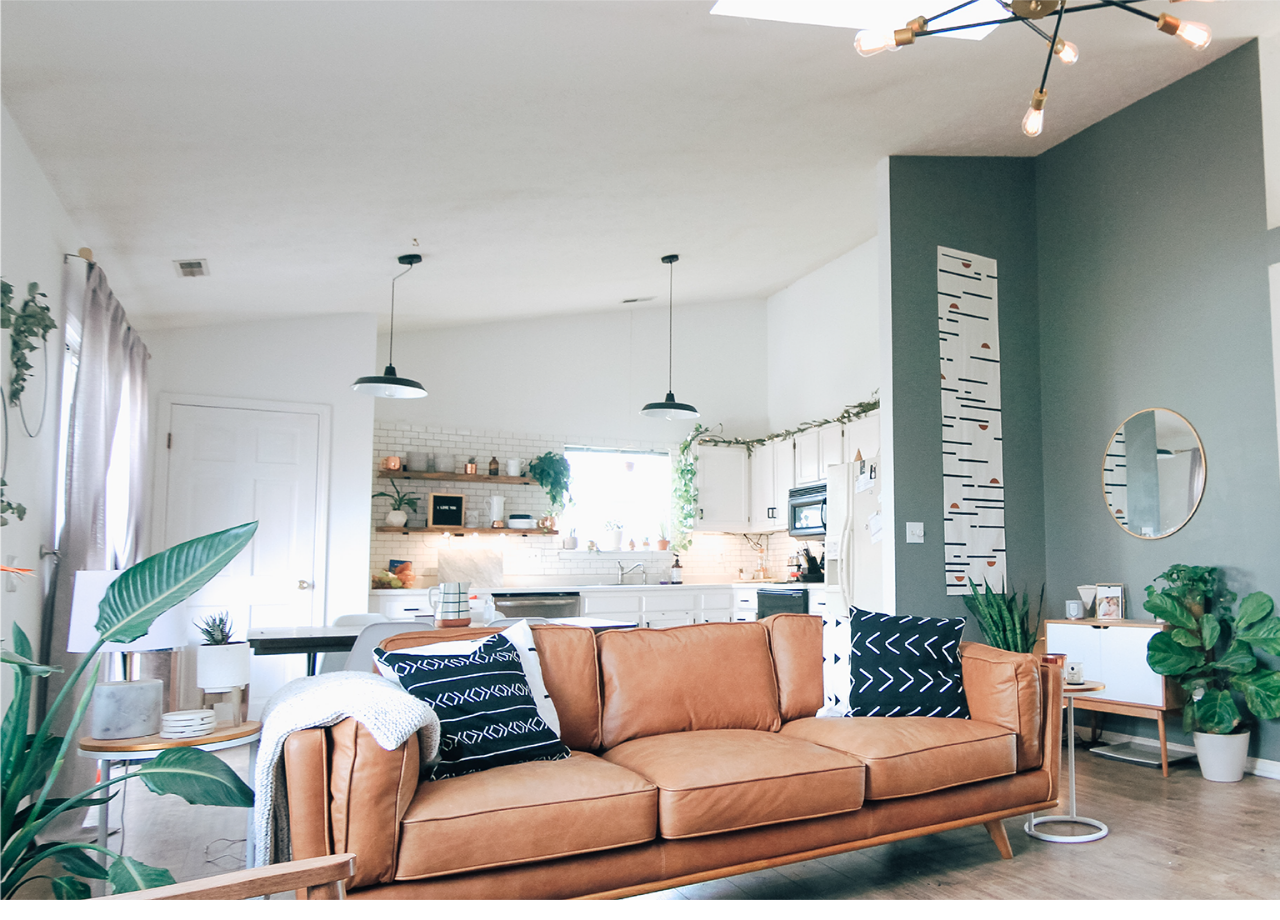
<file: add-device.html>
<!DOCTYPE html>
<html>
<head>
<meta charset="utf-8">
<meta name="viewport"
	content="width=device-width, initial-scale=1, shrink-to-fit=no">
<link rel="stylesheet" href="./css/sacweb.css">
<link rel="stylesheet" href="./css/bootstrap.css">

<title>SAC2.0 Web - Smart control panel for your preferences</title>
<style>
body {
	min-width: 1920px;
	min-height: 920px;
	background-image: url("./images/bg/bg-add-dev.png");
	background-repeat: no-repeat;
	background-position: 0 100%;
	background-size: cover;
}
</style>
</head>
<body>

</body>

<script src="./js/jquery.min.js"></script>
<script src="./js/bootstrap.bundle.js"></script>

</html>
</file>
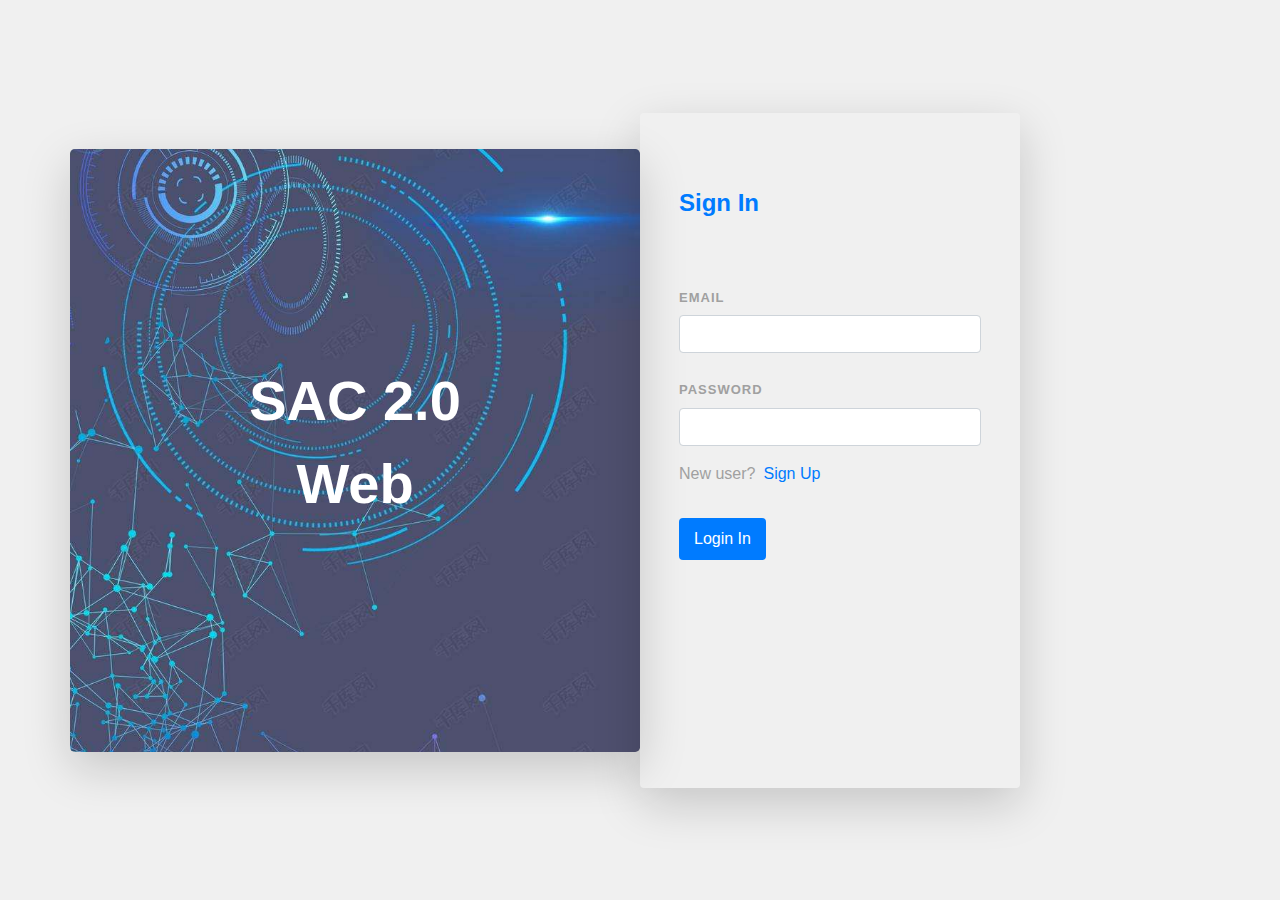
<file: login.html>
<!DOCTYPE html>
<html>
<head>
<meta charset="utf-8">
<meta name="viewport"
	content="width=device-width, initial-scale=1, shrink-to-fit=no">
<link rel="stylesheet" href="./css/bootstrap.css">
<link rel="stylesheet" href="./css/sacweb.css">
<title>Welcome to your IOT Zone</title>
<style>
body {
	background-color: rgb(240, 240, 240);
}

.jumbotron {
	background-image: url("./images/bg/bg-signin.jpg");
	/* Full height */
	height: 67%;
	/* Center and scale the image nicely */
	background-position: center;
	background-repeat: no-repeat;
	background-size: cover;
	display: flex;
	justify-content: center;
	align-items: center;
}

#login-form {
	height: 75%;
}

#signin {
	color: #007bff;
	font-size: x-large;
	font-weight: bold;
	margin-bottom: 4rem;
}

.signInPrompt {
	color: rgb(160, 160, 160);
	font-size: small;
	font-weight: bold;
	letter-spacing: 1px;
}
</style>
</head>
<body>


	<div class="container h-100">
		<div class="row h-100">
			<div class="jumbotron shadow-lg text-center  col-6 my-auto">
				<div class="my-auto">
					<p class="display-4 mx-auto text-white font-weight-bold">SAC
						2.0</p>
					<p class="display-4 mx-auto text-white font-weight-bold">Web</p>
				</div>
			</div>


			<div class="col-4 rounded shadow-lg my-auto" id="login-form">
				<form action="./index.html" class="py-5 px-4">
					<p class="mt-4" id="signin">Sign In</p>
					<div class="form-group mt-5 mb-4">
						<label class="signInPrompt" for="inputEmail">EMAIL</label> <input
							type="email" class="form-control" id="inputEmail"
							aria-describedby="emailHelp">

					</div>
					<div class="form-group">
						<label class="signInPrompt" for="inputPassword">PASSWORD</label> <input
							type="password" class="form-control" id="inputPassword"
							aria-describedby="emailHelp">

					</div>
					<div class="form-group d-flex">
						<p class="mr-2" style="color: rgb(160, 160, 160);">New user?</p>
						<a href="">Sign Up</a>
					</div>

					<button type="submit" class="btn btn-primary mb-2">Login
						In</button>
				</form>
			</div>

		</div>

	</div>

</body>

<script src="./js/jquery.min.js"></script>
<script src="./js/bootstrap.bundle.js"></script>
</html>
</file>
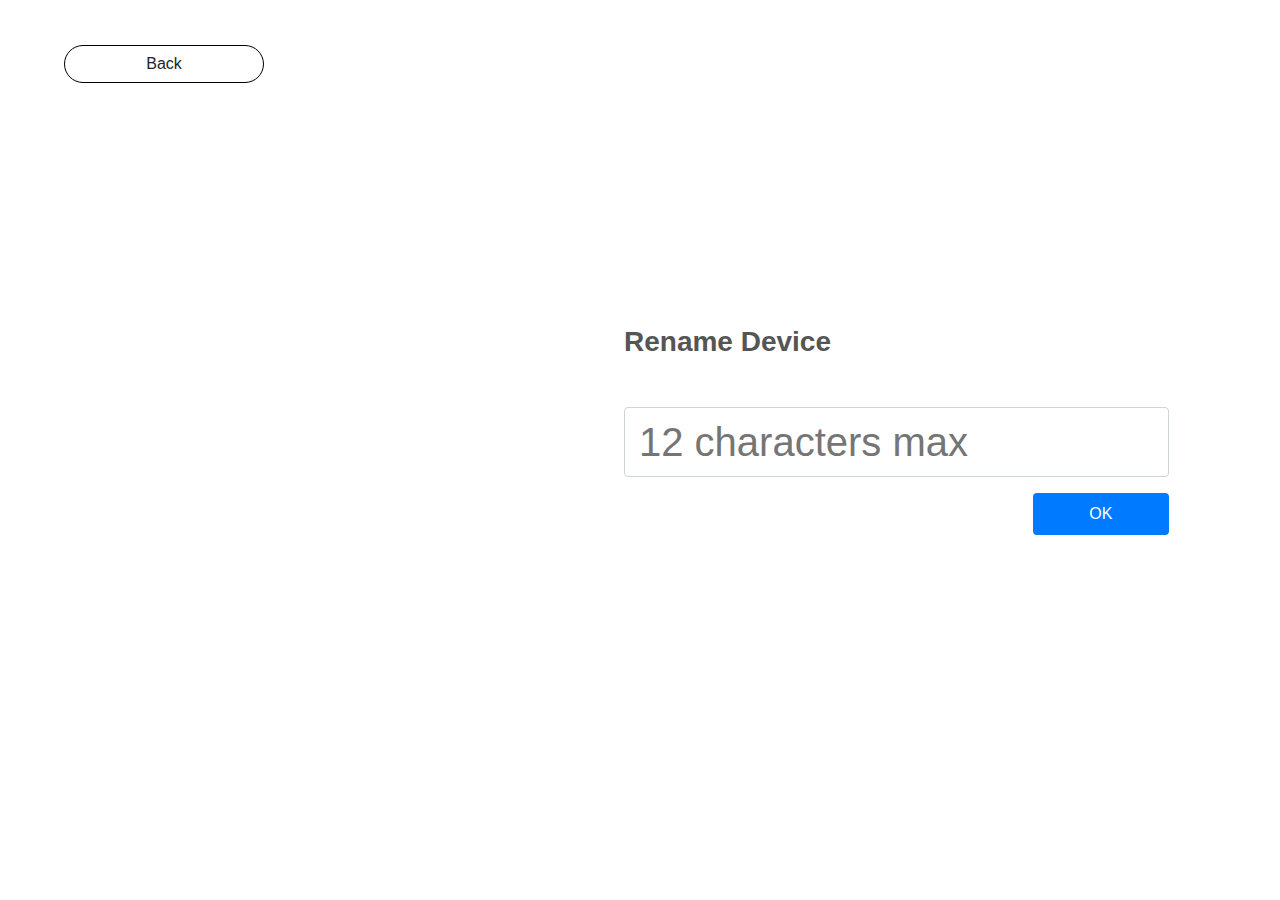
<file: rename.html>
<!DOCTYPE html>
<html>
<head>
<meta charset="utf-8">
<meta name="viewport"
	content="width=device-width, initial-scale=1, shrink-to-fit=no">
<link rel="stylesheet" href="./css/sacweb.css">
<link rel="stylesheet" href="./css/bootstrap.css">
<title>SAC2.0 Web - Smart control panel for your preferences</title>
<style>
body {
	min-width: 1793px;
}

.btn-back {
	border: 1px solid #000;
	border-radius: 20px;
	/* height:2em; */
	width: 200px;
	position: absolute;
	top: 5%;
	left: 5%;
}

.rename {
	color: #555;
	margin: auto;
	padding-bottom: 2.5rem;
	display: flex;
	flex-direction: column;
}

.form-control {
	height: 70px;
}

#submit-rename:hover {
	cursor: pointer;
}
</style>
</head>

<body class="d-flex">
	<button class="btn btn-back">Back</button>
	<form class="rename">
		<h3 class="font-weight-bold mb-5">Rename Device</h3>
		<div class="input-wrapper form-control d-flex justify-content-between">
			<input type="text" maxlength="12" style="font-size: 40px;"
				class="input-text" placeholder="12 characters max">
		</div>
		<input id="submit-rename" type="button"
			class="btn btn-primary mt-3 align-self-end w-25" value="OK">
	</form>
</body>


<script src="./js/jquery.min.js"></script>
<script src="./js/bootstrap.bundle.js"></script>
<script>
  $('.btn-back').click(function(){
    history.go(-1)
  })
  $('#submit-rename').click(function(){
    history.go(-1)
  })
</script>

<script>

</script>

</html>
</file>
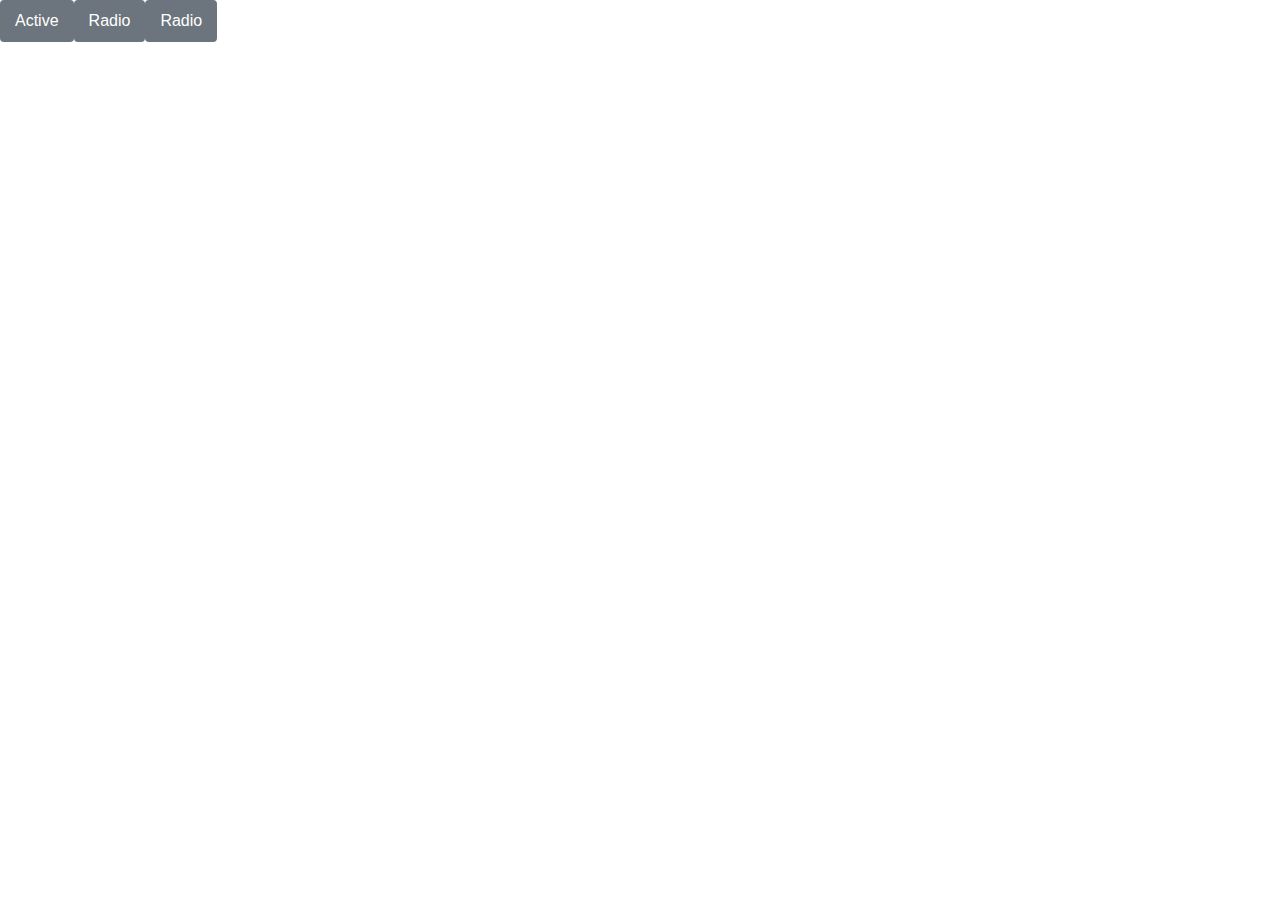
<file: test.html>
<!DOCTYPE html>
<html>
<head>
<meta charset="utf-8">
<meta name="viewport"
	content="width=device-width, initial-scale=1, shrink-to-fit=no">
<link rel="stylesheet" href="./css/bootstrap.css">
<link rel="stylesheet" href="./css/sacweb.css">
<title>chart.js test</title>
<script src="js/Chart.bundle.min.js"></script>
<script src="js/jquery.min.js"></script>
</head>


<body>
	<div class="btn-group btn-group-toggle" data-toggle="buttons">
		<label class="btn btn-secondary active"> <input type="radio"
			name="options" id="option1" checked> Active
		</label> <label class="btn btn-secondary"> <input type="radio"
			name="options" id="option2"> Radio
		</label> <label class="btn btn-secondary"> <input type="radio"
			name="options" id="option3"> Radio
		</label>
	</div>

</body>
</html>
</file>
<file: css/sacweb.css>
/*!
 * sacweb v1.0.0 
 * Copyright 2020- JearFSA Authors
 * Copyright 2020- Remotec Technology Ltd., Hong Kong
 */
html {
	height: 100%;
	width: 100%
}

body {
	height: 100%;
	width: 100%
}

.sidebar-icon {
	margin-bottom: 0.5rem;
}

.sidebar-icon:hover {
	cursor: pointer;
}

.sidebar-name {
	margin-bottom: 34px;
	margin-right: 20px;
}

button:hover {
	cursor: pointer;
}

.indicator {
	display: inline-block;
	width: 15px;
	height: 15px;
	margin-right: 10px;
	border-radius: 50%;
	background-color: #c5c6c7;
}

.loc-ind-active, .z-ind-active, .sch-ind-active {
	background-color: #00e1ff;
}

.bg-lightgray {
	background-color: rgb(220, 220, 220);
}

.btn-loc {
	/* To indicate the locaitons and zones */
	font-weight: bold;
	border: 3px solid transparent;
}

.btn-z.active, .btn-loc.active {
	border: 3px solid #00e1ff;
}

.zone-card-header {
	background-position: 0 80%;
	background-repeat: no-repeat;
	background-size: cover;
}

.command {
	margin-left: 6%;
	margin-bottom: 20px;
	display: flex;
	align-items: center;
}

.command-icon-wrapper {
	border-radius: 50%;
	width: 60px;
	height: 60px;
	box-shadow: 0rem 0rem 1rem rgba(0, 0, 0, 0.3) !important;
	display: flex;
	justify-content: center;
	align-items: center;
	margin-right: 20px;
}

.command-icon-wrapper:hover {
	cursor: pointer;
}

.input-text {
	border: none;
}

.input-text:focus {
	border: none;
	outline: none;
}

.btn-mode {
	color: #6c757d;
	border-radius: 0;
	border: 1px solid #6c757d;
	border-left: 0;
}

.btn-mode:first-child {
	border-left: 1px solid #6c757d;
}

.btn-mode.active {
	color: white;
	background-color: #6c757d;
}
</file>
